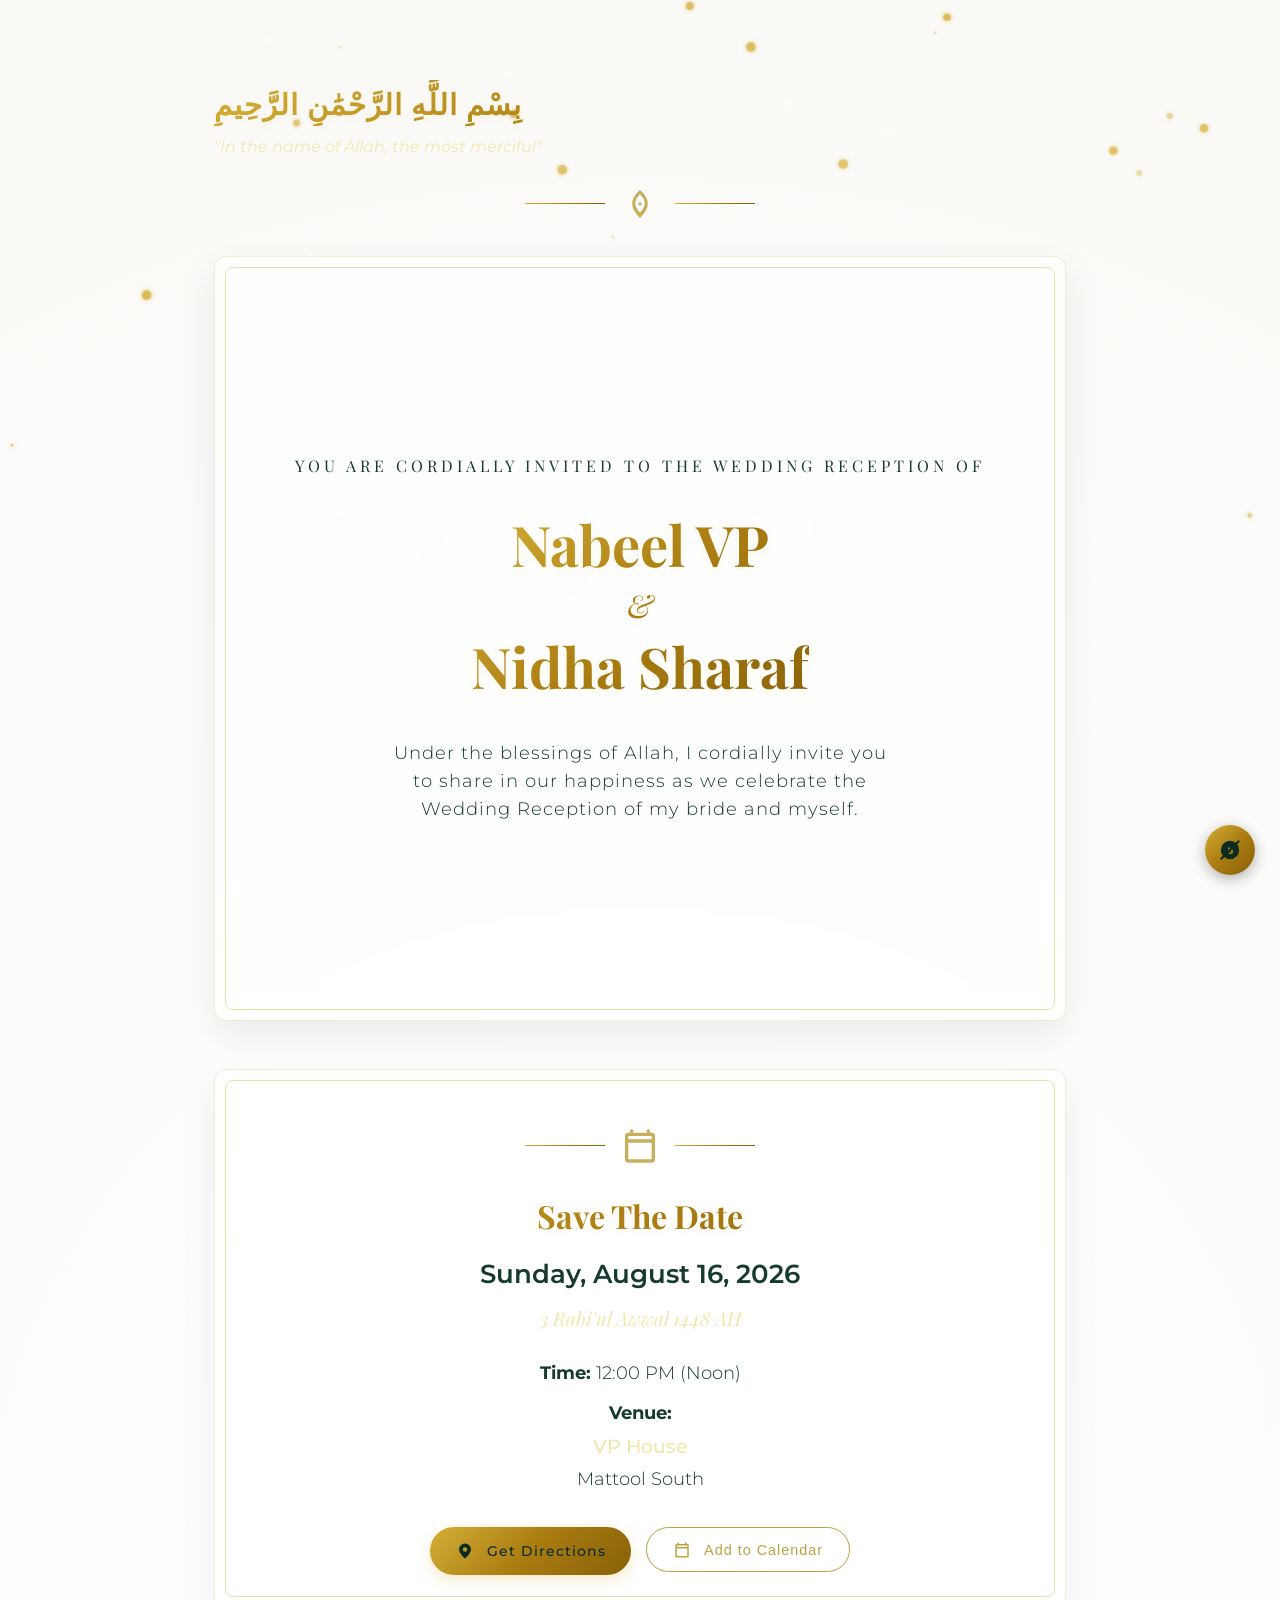
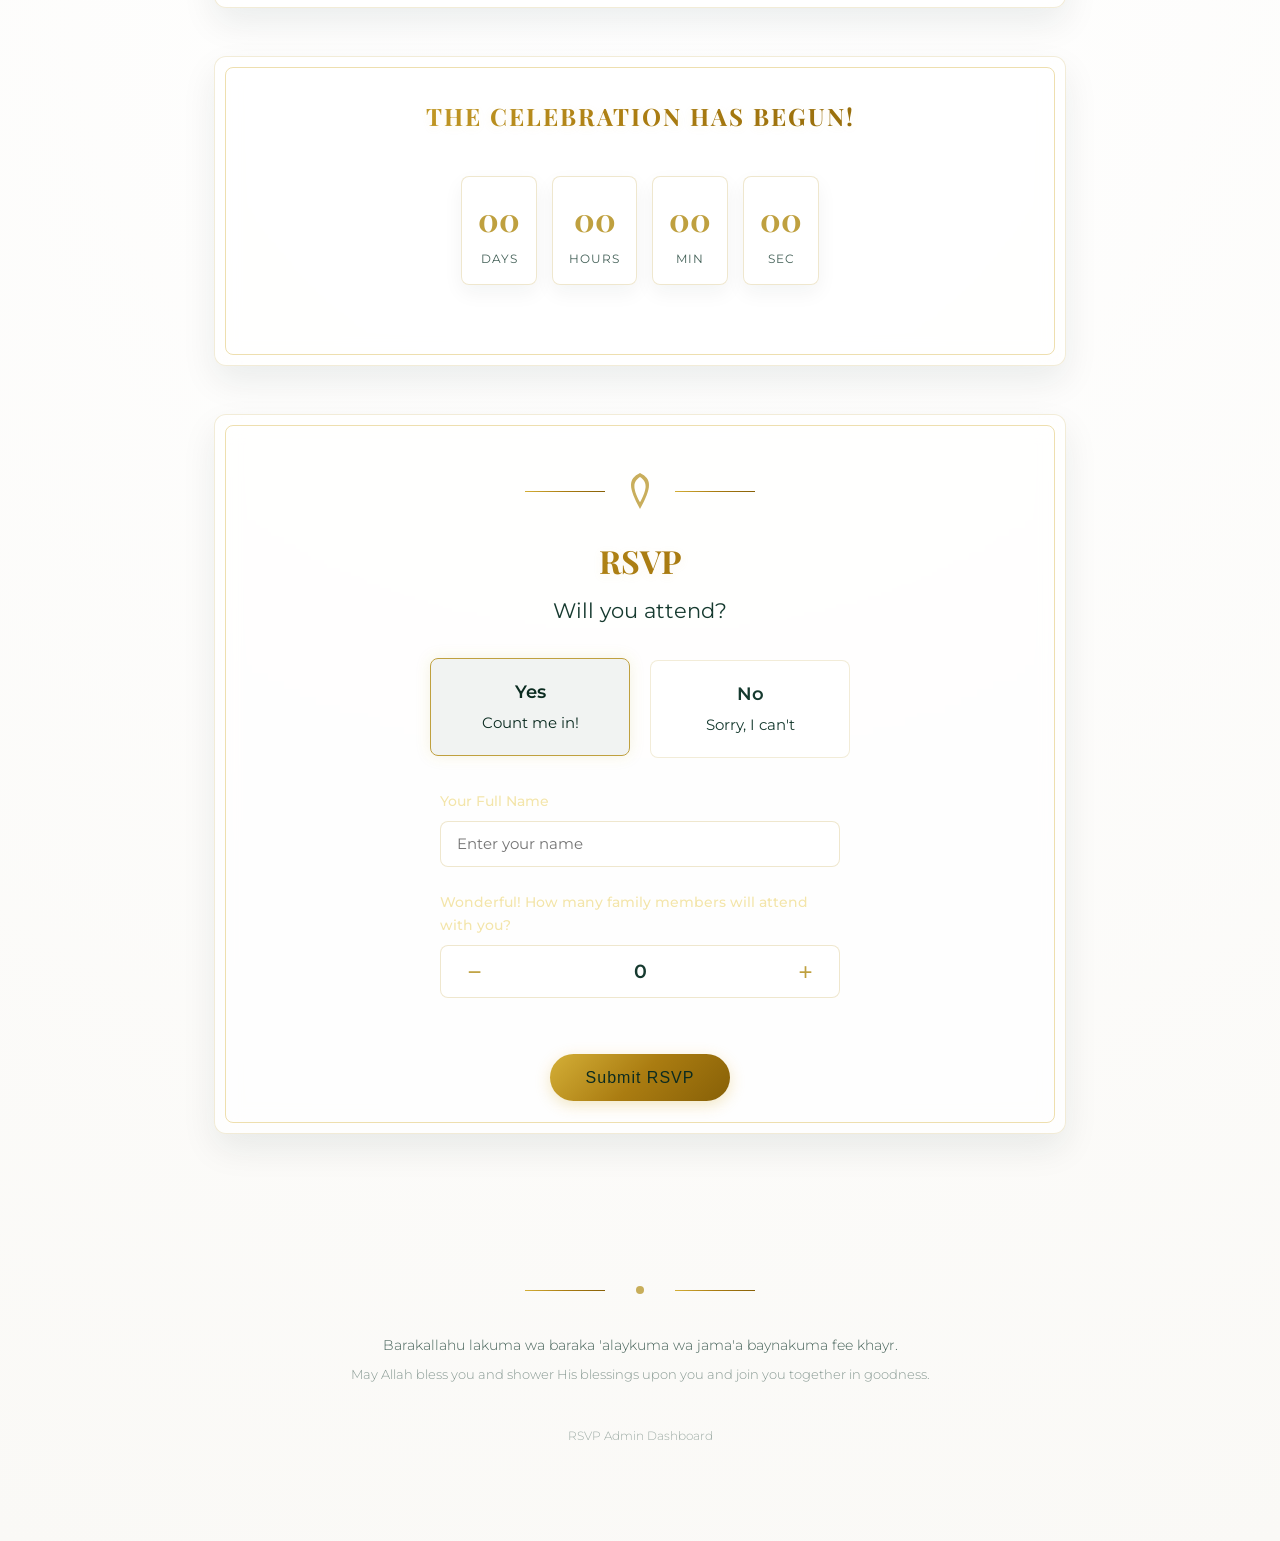
<file: index.html>
<!DOCTYPE html>
<html lang="en">
<head>
    <meta charset="UTF-8">
    <meta name="viewport" content="width=device-width, initial-scale=1.0">
    <title>Wedding Reception: Nabeel & Nidha</title>
    <link rel="stylesheet" href="styles.css">
</head>
<body>

    <!-- Canvas for floating gold dust and flower petals -->
    <canvas id="particles-canvas"></canvas>

    <!-- Main Container -->
    <div class="container">

        <!-- Opening Quote (Blessings) Section -->
        <header class="opening-quote reveal">
            <div class="arabic-bismillah font-arabic gold-text">بِسْمِ اللَّهِ الرَّحْمَٰنِ الرَّحِيمِ</div>
            <div class="quote-translation">"In the name of Allah, the most merciful"</div>
            <div class="islamic-divider">
                <!-- SVG Ornamental Divider -->
                <svg viewBox="0 0 100 100" width="30" height="30">
                    <path d="M 50,15 C 35,30 15,50 50,85 C 85,50 65,30 50,15 Z M 50,25 C 58,35 72,48 50,72 C 28,48 42,35 50,25 Z" />
                    <circle cx="50" cy="50" r="4" class="gold-text" />
                </svg>
            </div>
        </header>

        <!-- Hero Invitation Card -->
        <section class="hero card-frame reveal">
            <h2 class="hero-subtitle">You are cordially invited to the wedding reception of</h2>
            <h1 class="couple-names gold-text">
                Nabeel VP
                <span>&</span>
                Nidha Sharaf
            </h1>
            <p class="invitation-text">
                Under the blessings of Allah, I cordially invite you to share in our happiness as we celebrate the Wedding Reception of my bride and myself.
            </p>
        </section>

        <!-- Event Details Card -->
        <section class="details-section card-frame reveal">
            <div class="islamic-divider">
                <svg viewBox="0 0 24 24" width="30" height="30">
                    <path d="M19,4H18V3a1,1,0,0,0-2,0V4H8V3A1,1,0,0,0,6,3V4H5A2,2,0,0,0,3,6V20a2,2,0,0,0,2,2H19a2,2,0,0,0,2-2V6A2,2,0,0,0,19,4Zm0,16H5V10H19Zm0-12H5V6H19Z"/>
                </svg>
            </div>
            
            <h2 class="gold-text" style="font-size: 2rem; margin-bottom: 0.8rem;">Save The Date</h2>
            <div class="event-date">Sunday, August 16, 2026</div>
            <div class="hijri-date">3 Rabi'ul Awwal 1448 AH</div>
            
            <div class="event-time-venue">
                <p><strong>Time:</strong> 12:00 PM (Noon)</p>
                <p style="margin-top: 0.5rem;"><strong>Venue:</strong></p>
                <p style="font-size: 1.2rem; color: var(--gold-light); font-weight: 500;">VP House</p>
                <p>Mattool South</p>
            </div>

            <!-- Get Directions and Add to Calendar Buttons -->
            <div class="btn-group">
                <!-- Get Directions Google Maps Link -->
                <a href="https://www.google.com/maps/place/Matool,+Kerala+670302,+India/@11.966825,75.2889789,739m/data=!3m2!1e3!4b1!4m6!3m5!1s0x3ba4143228e42271:0xe4067110a53d77b!8m2!3d11.966825!4d75.2889789!16s%2Fg%2F11t7r2dx65!18m1!1e1?entry=ttu&g_ep=EgoyMDI2MDcxNC4wIKXMDSoASAFQAw%3D%3D" target="_blank" class="btn btn-gold">
                    <svg width="18" height="18" viewBox="0 0 24 24" fill="currentColor" style="margin-right: 5px;">
                        <path d="M12,2a8,8,0,0,0-8,8c0,5.25,8,12,8,12s8-6.75,8-12A8,8,0,0,0,12,2Zm0,11a3,3,0,1,1,3-3A3,3,0,0,1,12,13Z"/>
                    </svg>
                    Get Directions
                </a>

                <!-- Add to Calendar Dropdown Menu -->
                <div class="dropdown-container">
                    <button class="btn btn-outline" id="calendar-btn">
                        <svg width="18" height="18" viewBox="0 0 24 24" fill="currentColor" style="margin-right: 5px;">
                            <path d="M19,4H18V3a1,1,0,0,0-2,0V4H8V3A1,1,0,0,0,6,3V4H5A2,2,0,0,0,3,6V20a2,2,0,0,0,2,2H19a2,2,0,0,0,2-2V6A2,2,0,0,0,19,4Zm0,16H5V10H19Zm0-12H5V6H19Z"/>
                        </svg>
                        Add to Calendar
                    </button>
                    <div class="dropdown-menu" id="calendar-menu">
                        <a href="https://calendar.google.com/calendar/render?action=TEMPLATE&text=Wedding+Reception+of+Nabeel+%26+Nidha&dates=20260816T120000/20260816T160000&details=You+are+cordially+invited+to+the+wedding+reception+of+Nabeel+VP+%26+Nidha+Sharaf+at+VP+House%2C+Mattool+South.&location=VP+House%2C+Mattool+South" target="_blank">Google Calendar</a>
                        <a href="#" id="ical-link" download="nabeel_nidha_reception.ics">Apple / Outlook iCal</a>
                    </div>
                </div>
            </div>
        </section>

        <!-- Countdown Section -->
        <section class="countdown-section card-frame reveal">
            <h2 id="timer-title" class="gold-text" style="font-size: 1.5rem; margin-bottom: 1.5rem; letter-spacing: 2px; text-transform: uppercase;">
                Counting down to the big day
            </h2>
            <div class="countdown-container">
                <div class="countdown-box">
                    <div class="countdown-value" id="days">00</div>
                    <div class="countdown-label">Days</div>
                </div>
                <div class="countdown-box">
                    <div class="countdown-value" id="hours">00</div>
                    <div class="countdown-label">Hours</div>
                </div>
                <div class="countdown-box">
                    <div class="countdown-value" id="minutes">00</div>
                    <div class="countdown-label">Min</div>
                </div>
                <div class="countdown-box">
                    <div class="countdown-value" id="seconds">00</div>
                    <div class="countdown-label">Sec</div>
                </div>
            </div>
        </section>

        <!-- RSVP Form Card -->
        <section class="rsvp-section card-frame reveal" id="rsvp">
            <div class="islamic-divider">
                <svg viewBox="0 0 100 100" width="30" height="30">
                    <path d="M 50,5 C 20,20 20,40 50,95 C 80,40 80,20 50,5 Z M 50,15 C 65,25 72,38 50,78 C 28,38 35,25 50,15 Z" />
                </svg>
            </div>
            <h2 class="gold-text" style="font-size: 2rem; margin-bottom: 0.5rem;">RSVP</h2>
            <p class="rsvp-question">Will you attend?</p>

            <form id="rsvp-form">
                <!-- Guest Name -->
                <!-- Radio Options: Yes / No -->
                <div class="rsvp-options">
                    <label class="rsvp-radio-card">
                        <input type="radio" name="attend" id="attend-yes" value="yes" checked>
                        <span class="radio-card-content">
                            <span style="display: block; font-size: 1.1rem; font-weight: 600; margin-bottom: 5px;">Yes</span>
                            Count me in!
                        </span>
                    </label>
                    
                    <label class="rsvp-radio-card">
                        <input type="radio" name="attend" id="attend-no" value="no">
                        <span class="radio-card-content">
                            <span style="display: block; font-size: 1.1rem; font-weight: 600; margin-bottom: 5px;">No</span>
                            Sorry, I can't
                        </span>
                    </label>
                </div>

                <!-- Conditional Family Members input, shown if YES is selected -->
                <div id="family-count-section" class="conditional-section show">
                    <!-- Guest Name -->
                    <div class="form-group">
                        <label for="guest-name">Your Full Name</label>
                        <input type="text" id="guest-name" class="form-input" placeholder="Enter your name" required>
                    </div>

                    <div class="form-group">
                        <label>Wonderful! How many family members will attend with you?</label>
                        <div class="guest-counter">
                            <button id="btn-minus" class="counter-btn">&minus;</button>
                            <span id="family-count" class="counter-value">0</span>
                            <button id="btn-plus" class="counter-btn">&plus;</button>
                        </div>
                    </div>
                </div>

                <div style="margin-top: 2rem;">
                    <button type="submit" class="btn btn-gold" style="padding: 0.9rem 2.2rem; font-size: 1rem;">
                        Submit RSVP
                    </button>
                </div>
            </form>
        </section>

        <!-- Ambient Music Button -->
        <button id="music-toggle" class="music-toggle paused" aria-label="Toggle ambient background music">
            <svg viewBox="0 0 24 24">
                <path d="M12,2A10,10,0,1,0,22,12,10,10,0,0,0,12,2Zm1,14.5a2.5,2.5,0,0,1-3-2.45v-4.1a1,1,0,0,1,2,0v0.84a2.5,2.5,0,0,1,1,5.71Z"/>
                <path d="M12,15a1,1,0,1,1,1-1A1,1,0,0,1,12,15Z"/>
            </svg>
        </button>

        <!-- Footer -->
        <footer>
            <div class="islamic-divider" style="margin-bottom: 1.5rem;">
                <svg viewBox="0 0 100 100" width="20" height="20">
                    <circle cx="50" cy="50" r="10" />
                </svg>
            </div>
            <p style="margin-bottom: 0.5rem;">Barakallahu lakuma wa baraka 'alaykuma wa jama'a baynakuma fee khayr.</p>
            <p style="font-size: 0.8rem; opacity: 0.5;">May Allah bless you and shower His blessings upon you and join you together in goodness.</p>
            
            <!-- Hidden Admin / Designer dashboard link -->
            <p style="margin-top: 2.5rem; font-size: 0.75rem; opacity: 0.4;">
                <a href="admin.html" style="color: inherit; text-decoration: none;" target="_blank">RSVP Admin Dashboard</a>
            </p>
        </footer>

    </div>

    <script src="app.js"></script>
</body>
</html>
</file>
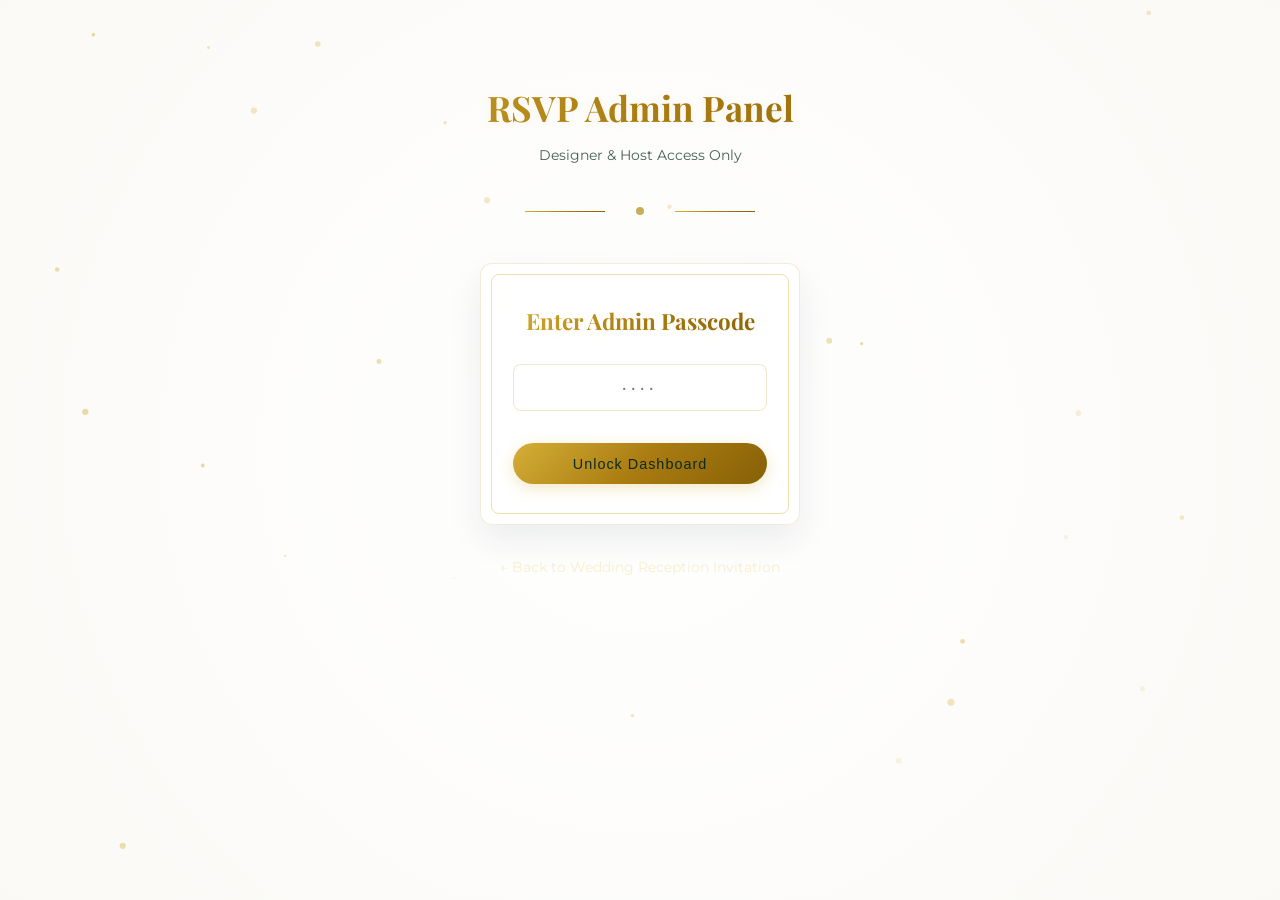
<file: admin.html>
<!DOCTYPE html>
<html lang="en">
<head>
    <meta charset="UTF-8">
    <meta name="viewport" content="width=device-width, initial-scale=1.0">
    <title>RSVP Admin Dashboard - Nabeel & Nidha</title>
    <link rel="stylesheet" href="styles.css">
    <style>
        /* Specific page override for dashboard layout */
        .admin-dashboard-wrapper {
            display: none; /* Shown after authentication */
            animation: fadeIn 0.8s ease-out;
        }
        
        .action-link {
            color: #ef4444;
            cursor: pointer;
            text-decoration: underline;
            font-size: 0.8rem;
            margin-left: 10px;
        }
        
        .action-link:hover {
            color: #f87171;
        }

        .btn-sm {
            padding: 0.4rem 0.8rem;
            font-size: 0.75rem;
            border-radius: 4px;
        }
        
        .btn-danger {
            background: #ef4444;
            color: #fff;
            border: none;
        }
        
        .btn-danger:hover {
            background: #dc2626;
        }
    </style>
</head>
<body>

    <canvas id="particles-canvas"></canvas>

    <div class="container">
        
        <!-- Opening Quote (Blessings) Section -->
        <header class="opening-quote">
            <h1 class="gold-text" style="font-size: 2.2rem; text-align: center;">RSVP Admin Panel</h1>
            <p style="text-align: center; font-size: 0.9rem; opacity: 0.8; margin-top: 0.5rem;">
                Designer & Host Access Only
            </p>
            <div class="islamic-divider">
                <svg viewBox="0 0 100 100" width="30" height="30">
                    <circle cx="50" cy="50" r="10" />
                </svg>
            </div>
        </header>

        <!-- Passcode Authentication Card -->
        <section id="auth-section" class="card-frame admin-login">
            <h2 class="gold-text" style="font-size: 1.4rem; margin-bottom: 1.5rem;">Enter Admin Passcode</h2>
            <div class="form-group">
                <input type="password" id="passcode-input" class="form-input" style="text-align: center; letter-spacing: 5px;" placeholder="••••" maxlength="6">
                <p id="auth-error" style="color: #f87171; font-size: 0.8rem; margin-top: 5px; display: none;">Invalid passcode. Try again.</p>
            </div>
            <button id="auth-btn" class="btn btn-gold" style="width: 100%; margin-top: 0.5rem;">
                Unlock Dashboard
            </button>
        </section>

        <!-- Admin Dashboard Content -->
        <section id="dashboard-section" class="card-frame admin-card admin-dashboard-wrapper">
            <div class="admin-header-row">
                <div>
                    <h2 class="gold-text" style="font-size: 1.8rem;">RSVP Summary</h2>
                    <p style="font-size: 0.85rem; opacity: 0.7; margin-top: 2px;">Real-time Guest Tracker</p>
                </div>
                <div class="btn-group" style="margin-top: 0;">
                    <button id="export-btn" class="btn btn-sm btn-gold">
                        Export CSV
                    </button>
                    <button id="clear-btn" class="btn btn-sm btn-outline btn-danger">
                        Clear All
                    </button>
                </div>
            </div>

            <!-- Summary Stats Counters -->
            <div style="display: flex; gap: 15px; flex-wrap: wrap; margin-bottom: 2rem;">
                <div class="admin-stat">
                    <div class="admin-stat-num" id="stat-total-rsvp">0</div>
                    <div class="admin-stat-lbl">Responses</div>
                </div>
                <div class="admin-stat">
                    <div class="admin-stat-num" id="stat-total-guests">0</div>
                    <div class="admin-stat-lbl">Attending Guests</div>
                </div>
                <div class="admin-stat">
                    <div class="admin-stat-num" id="stat-total-declined">0</div>
                    <div class="admin-stat-lbl">Declined</div>
                </div>
            </div>

            <!-- List of RSVP Submissions -->
            <h3 class="gold-text" style="font-size: 1.2rem; margin-bottom: 0.8rem;">Guest Responses Details</h3>
            <div class="table-responsive">
                <table class="rsvp-table">
                    <thead>
                        <tr>
                            <th>Guest Name</th>
                            <th>Attending?</th>
                            <th>Family Members</th>
                            <th>Total Guests</th>
                            <th>Date</th>
                            <th>Action</th>
                        </tr>
                    </thead>
                    <tbody id="rsvp-table-body">
                        <!-- Populated dynamically via JS -->
                        <tr>
                            <td colspan="6" style="text-align: center; opacity: 0.5; padding: 2rem;">No RSVPs received yet.</td>
                        </tr>
                    </tbody>
                </table>
            </div>

            <!-- Designer Helper to add Mock RSVP for testing -->
            <div style="margin-top: 2.5rem; padding-top: 1.5rem; border-top: 1px solid rgba(212, 175, 55, 0.15); text-align: center;">
                <p style="font-size: 0.8rem; opacity: 0.6; margin-bottom: 1rem;">Designer testing shortcuts:</p>
                <button id="add-mock-btn" class="btn btn-outline" style="font-size: 0.75rem; padding: 0.5rem 1rem;">
                    Add Mock Attending RSVP
                </button>
            </div>
        </section>

        <!-- Back to Invitation -->
        <p style="text-align: center; font-size: 0.85rem; opacity: 0.6; margin: 2rem 0;">
            <a href="index.html" style="color: var(--gold-light); text-decoration: none;">&larr; Back to Wedding Reception Invitation</a>
        </p>

    </div>

    <!-- Script specifically for the admin functions -->
    <script>
        const passcode = '1234'; // Same as configured in app.js
        const authSection = document.getElementById('auth-section');
        const dashboardSection = document.getElementById('dashboard-section');
        const passcodeInput = document.getElementById('passcode-input');
        const authBtn = document.getElementById('auth-btn');
        const authError = document.getElementById('auth-error');

        // Check if passcode entered is valid
        function authenticate() {
            if (passcodeInput.value === passcode) {
                authSection.style.display = 'none';
                dashboardSection.style.display = 'block';
                loadDashboardData();
            } else {
                authError.style.display = 'block';
                passcodeInput.value = '';
                passcodeInput.focus();
            }
        }

        authBtn.addEventListener('click', authenticate);
        passcodeInput.addEventListener('keypress', (e) => {
            if (e.key === 'Enter') authenticate();
        });

        // Load RSVPs from localStorage and compute values
        function loadDashboardData() {
            const rsvps = JSON.parse(localStorage.getItem('wedding_rsvps')) || [];
            const tableBody = document.getElementById('rsvp-table-body');
            
            // Stats calculations
            const totalRsvp = rsvps.length;
            const totalAttending = rsvps.reduce((acc, curr) => acc + (curr.totalGuests || 0), 0);
            const totalDeclined = rsvps.filter(r => r.attending === 'No').length;

            document.getElementById('stat-total-rsvp').innerText = totalRsvp;
            document.getElementById('stat-total-guests').innerText = totalAttending;
            document.getElementById('stat-total-declined').innerText = totalDeclined;

            if (rsvps.length === 0) {
                tableBody.innerHTML = `
                    <tr>
                        <td colspan="6" style="text-align: center; opacity: 0.5; padding: 2rem;">No RSVPs received yet.</td>
                    </tr>
                `;
                return;
            }

            tableBody.innerHTML = '';
            // Sort: newest first
            rsvps.reverse().forEach((rsvp) => {
                const tr = document.createElement('tr');
                
                const isAttending = rsvp.attending === 'Yes';
                const badgeClass = isAttending ? 'badge-yes' : 'badge-no';
                const badgeText = isAttending ? 'Yes' : 'No';

                tr.innerHTML = `
                    <td style="font-weight: 500;">${rsvp.name}</td>
                    <td><span class="badge ${badgeClass}">${badgeText}</span></td>
                    <td>${rsvp.familyCount || 0}</td>
                    <td style="font-weight: 600; color: var(--gold-light);">${rsvp.totalGuests || 0}</td>
                    <td>${rsvp.date || 'N/A'}</td>
                    <td>
                        <span class="action-link" onclick="deleteRsvp(${rsvp.id})">Delete</span>
                    </td>
                `;
                tableBody.appendChild(tr);
            });
        }

        // Delete individual RSVP entry
        window.deleteRsvp = function(id) {
            if (confirm('Are you sure you want to delete this guest response?')) {
                let rsvps = JSON.parse(localStorage.getItem('wedding_rsvps')) || [];
                rsvps = rsvps.filter(r => r.id !== id);
                localStorage.setItem('wedding_rsvps', JSON.stringify(rsvps));
                loadDashboardData();
            }
        };

        // Clear all RSVPs
        document.getElementById('clear-btn').addEventListener('click', () => {
            if (confirm('WARNING: Are you sure you want to delete ALL RSVP responses? This action cannot be undone.')) {
                localStorage.removeItem('wedding_rsvps');
                loadDashboardData();
            }
        });

        // Add Mock RSVP for Testing
        document.getElementById('add-mock-btn').addEventListener('click', () => {
            const mockNames = ['Jaleel Ahmed', 'Fathima Rahman', 'Zayd VP', 'Aisha Siddiqa', 'Riyaz Kunhi'];
            const randomName = mockNames[Math.floor(Math.random() * mockNames.length)] + ' ' + (Math.floor(Math.random()*90) + 10);
            const familyCount = Math.floor(Math.random() * 4); // 0 to 3
            
            const mockRsvp = {
                id: Date.now(),
                name: randomName,
                attending: 'Yes',
                familyCount: familyCount,
                totalGuests: familyCount + 1,
                date: new Date().toLocaleDateString()
            };

            let rsvps = JSON.parse(localStorage.getItem('wedding_rsvps')) || [];
            rsvps.push(mockRsvp);
            localStorage.setItem('wedding_rsvps', JSON.stringify(rsvps));
            loadDashboardData();
        });

        // Export data to CSV
        document.getElementById('export-btn').addEventListener('click', () => {
            const rsvps = JSON.parse(localStorage.getItem('wedding_rsvps')) || [];
            if (rsvps.length === 0) {
                alert('No RSVP data to export.');
                return;
            }

            let csvContent = "data:text/csv;charset=utf-8,";
            csvContent += "Guest Name,Attending,Family Members,Total Attending Count,Submission Date\n";

            rsvps.forEach(r => {
                const row = `"${r.name}","${r.attending}",${r.familyCount},${r.totalGuests},"${r.date}"`;
                csvContent += row + "\n";
            });

            const encodedUri = encodeURI(csvContent);
            const link = document.createElement("a");
            link.setAttribute("href", encodedUri);
            link.setAttribute("download", "nabeel_nidha_reception_rsvps.csv");
            document.body.appendChild(link);
            link.click();
            document.body.removeChild(link);
        });

        // Add particle effects to admin page background as well
        // (Applies app.js particle logic locally for dashboard)
        const canvas = document.getElementById('particles-canvas');
        if (canvas) {
            const ctx = canvas.getContext('2d');
            let particles = [];
            
            function resizeCanvas() {
                canvas.width = window.innerWidth;
                canvas.height = window.innerHeight;
            }
            window.addEventListener('resize', resizeCanvas);
            resizeCanvas();

            class DustParticle {
                constructor() {
                    this.x = Math.random() * canvas.width;
                    this.y = Math.random() * canvas.height;
                    this.size = Math.random() * 3 + 1;
                    this.speedY = Math.random() * 0.5 + 0.2;
                    this.speedX = Math.random() * 0.8 - 0.4;
                    this.color = `rgba(212, 175, 55, ${Math.random() * 0.4 + 0.1})`;
                }
                update() {
                    this.y += this.speedY;
                    this.x += this.speedX;
                    if (this.y > canvas.height) {
                        this.y = -10;
                        this.x = Math.random() * canvas.width;
                    }
                }
                draw() {
                    ctx.beginPath();
                    ctx.arc(this.x, this.y, this.size, 0, Math.PI * 2);
                    ctx.fillStyle = this.color;
                    ctx.fill();
                }
            }

            for(let i=0; i<30; i++) particles.push(new DustParticle());

            function animate() {
                ctx.clearRect(0,0,canvas.width,canvas.height);
                particles.forEach(p => { p.update(); p.draw(); });
                requestAnimationFrame(animate);
            }
            animate();
        }
    </script>
</body>
</html>
</file>
<file: styles.css>
/* Google Fonts: Playfair Display (Serif) & Montserrat (Sans-serif) */
@import url('https://fonts.googleapis.com/css2?family=Montserrat:wght@300;400;500;600&family=Playfair+Display:ital,wght@0,400;0,600;0,700;1,400&display=swap');

:root {
    --bg-color: #faf9f6; /* Ivory/Alabaster Off-white */
    --emerald-dark: #0b2b20;
    --emerald-mid: #123e30;
    --emerald-light: #e8eee9; /* Soft light sage for hovers */
    --gold-primary: #bfa03f; /* Slightly deeper gold for high contrast on light backgrounds */
    --gold-light: #f3e5ab;
    --gold-dark: #876007;
    --gold-gradient: linear-gradient(135deg, #d4af37 0%, #aa7c11 50%, #876007 100%);
    --white-soft: #163a2f; /* Map soft text color to deep forest green for high contrast readability */
    --glass-bg: rgba(255, 255, 255, 0.75); /* White glassmorphism card */
    --glass-border: rgba(191, 160, 63, 0.2);
    --shadow-premium: 0 15px 35px rgba(11, 43, 32, 0.08); /* Very soft premium shadow */
    --transition-smooth: all 0.5s cubic-bezier(0.4, 0, 0.2, 1);
}

* {
    margin: 0;
    padding: 0;
    box-sizing: border-box;
}

html {
    scroll-behavior: smooth;
    font-family: 'Montserrat', sans-serif;
    color: var(--white-soft);
    background-color: var(--bg-color);
    overflow-x: hidden;
}

body {
    background: radial-gradient(circle at center, #ffffff 0%, var(--bg-color) 100%);
    min-height: 100vh;
    line-height: 1.6;
    position: relative;
}

/* Background Animated Particles Container */
#particles-canvas {
    position: fixed;
    top: 0;
    left: 0;
    width: 100%;
    height: 100%;
    z-index: 1;
    pointer-events: none;
}

/* Base Layout & Typography */
h1, h2, h3, .font-arabic {
    font-family: 'Playfair Display', serif;
}

.gold-text {
    background: var(--gold-gradient);
    -webkit-background-clip: text;
    -webkit-text-fill-color: transparent;
    color: var(--gold-primary);
    text-shadow: 0 2px 10px rgba(212, 175, 55, 0.1);
}

.container {
    max-width: 900px;
    margin: 0 auto;
    padding: 2rem 1.5rem;
    position: relative;
    z-index: 2;
}

/* Frame Layout & Card Styling */
.card-frame {
    border: 2px solid var(--gold-primary);
    padding: 2.5rem 2rem;
    position: relative;
    border-radius: 12px;
    background: var(--glass-bg);
    backdrop-filter: blur(12px);
    -webkit-backdrop-filter: blur(12px);
    border: 1px solid var(--glass-border);
    box-shadow: var(--shadow-premium);
    margin-bottom: 3rem;
    text-align: center;
    transition: var(--transition-smooth);
}

.card-frame::before {
    content: '';
    position: absolute;
    top: 10px;
    bottom: 10px;
    left: 10px;
    right: 10px;
    border: 1px solid rgba(212, 175, 55, 0.4);
    border-radius: 8px;
    pointer-events: none;
}

/* Islamic Geometric Ornaments */
.islamic-divider {
    display: flex;
    justify-content: center;
    align-items: center;
    margin: 1.5rem 0;
    gap: 15px;
}

.islamic-divider svg {
    fill: var(--gold-primary);
    width: 40px;
    height: 40px;
    opacity: 0.85;
}

.islamic-divider::before,
.islamic-divider::after {
    content: '';
    height: 1px;
    width: 80px;
    background: var(--gold-gradient);
}

/* Opening Quote Section */
.opening-quote {
    padding-top: 3rem;
    margin-bottom: 2rem;
    animation: fadeInDown 1.5s ease-out;
}

.arabic-bismillah {
    font-size: 1.8rem;
    font-weight: 600;
    margin-bottom: 0.5rem;
    letter-spacing: 1px;
}

.quote-translation {
    font-style: italic;
    font-size: 1rem;
    color: var(--gold-light);
    opacity: 0.9;
}

/* Hero Section */
.hero {
    min-height: 85vh;
    display: flex;
    flex-direction: column;
    justify-content: center;
    align-items: center;
    text-align: center;
    padding: 2rem 1rem;
    animation: fadeIn 2s ease-out;
}

.hero-subtitle {
    font-size: 1rem;
    text-transform: uppercase;
    letter-spacing: 4px;
    color: var(--white-soft);
    margin-bottom: 1rem;
    font-weight: 300;
}

.couple-names {
    font-size: 3.5rem;
    font-weight: 700;
    line-height: 1.2;
    margin: 1rem 0;
}

.couple-names span {
    display: block;
    font-family: 'Playfair Display', serif;
    font-style: italic;
    font-size: 2rem;
    font-weight: 300;
    margin: 0.5rem 0;
}

.invitation-text {
    font-size: 1.1rem;
    font-weight: 300;
    margin-top: 1.5rem;
    letter-spacing: 1px;
    max-width: 500px;
}

/* Countdown Timer */
.countdown-container {
    display: flex;
    justify-content: center;
    gap: 15px;
    margin: 2.5rem 0;
}

.countdown-box {
    background: rgba(255, 255, 255, 0.85);
    border: 1px solid rgba(191, 160, 63, 0.25);
    border-radius: 8px;
    padding: 1rem;
    min-width: 75px;
    box-shadow: 0 8px 20px rgba(11, 43, 32, 0.05);
}

.countdown-value {
    font-size: 2rem;
    font-weight: 700;
    font-family: 'Playfair Display', serif;
    color: var(--gold-primary);
}

.countdown-label {
    font-size: 0.75rem;
    text-transform: uppercase;
    letter-spacing: 1px;
    margin-top: 5px;
    opacity: 0.8;
}

/* Event Details & Islamic Date */
.details-section {
    padding: 2rem 0;
}

.event-date {
    font-size: 1.6rem;
    font-weight: 600;
    margin-bottom: 0.5rem;
}

.hijri-date {
    font-family: 'Playfair Display', serif;
    font-style: italic;
    font-size: 1.2rem;
    color: var(--gold-light);
    margin-bottom: 1.5rem;
}

.event-time-venue {
    font-size: 1.1rem;
    font-weight: 300;
    line-height: 1.8;
}

/* Buttons and Action Links */
.btn-group {
    display: flex;
    flex-wrap: wrap;
    justify-content: center;
    gap: 15px;
    margin-top: 2rem;
}

.btn {
    display: inline-flex;
    align-items: center;
    justify-content: center;
    gap: 8px;
    padding: 0.8rem 1.6rem;
    border-radius: 30px;
    font-weight: 500;
    text-decoration: none;
    font-size: 0.9rem;
    letter-spacing: 1px;
    cursor: pointer;
    transition: var(--transition-smooth);
}

.btn-gold {
    background: var(--gold-gradient);
    color: var(--emerald-dark);
    border: none;
    box-shadow: 0 4px 15px rgba(212, 175, 55, 0.3);
}

.btn-gold:hover {
    transform: translateY(-3px);
    box-shadow: 0 8px 25px rgba(212, 175, 55, 0.5);
    filter: brightness(1.15);
}

.btn-outline {
    background: transparent;
    color: var(--gold-primary);
    border: 1px solid var(--gold-primary);
}

.btn-outline:hover {
    background: rgba(212, 175, 55, 0.1);
    transform: translateY(-3px);
    box-shadow: 0 8px 20px rgba(0,0,0,0.3);
}

/* Calendar Modal or Popover Options */
.dropdown-menu {
    position: absolute;
    background: #ffffff;
    border: 1px solid var(--gold-primary);
    border-radius: 8px;
    box-shadow: var(--shadow-premium);
    padding: 0.5rem 0;
    z-index: 100;
    display: none;
    min-width: 180px;
    text-align: left;
    margin-top: 5px;
}

.dropdown-menu a {
    display: block;
    padding: 0.6rem 1.2rem;
    color: var(--white-soft);
    text-decoration: none;
    font-size: 0.85rem;
    transition: var(--transition-smooth);
}

.dropdown-menu a:hover {
    background: var(--emerald-light);
    color: var(--emerald-dark);
}

.dropdown-container {
    position: relative;
    display: inline-block;
}

/* RSVP Form Section */
.rsvp-section {
    padding: 2rem 0;
}

.rsvp-question {
    font-size: 1.3rem;
    margin-bottom: 2rem;
    font-weight: 400;
}

.rsvp-options {
    display: flex;
    justify-content: center;
    gap: 20px;
    margin-bottom: 2rem;
}

.rsvp-radio-card {
    position: relative;
    cursor: pointer;
    flex: 1;
    max-width: 200px;
}

.rsvp-radio-card input {
    position: absolute;
    opacity: 0;
    width: 0;
    height: 0;
}

.radio-card-content {
    background: rgba(255, 255, 255, 0.7);
    border: 1px solid rgba(191, 160, 63, 0.2);
    padding: 1.2rem 1rem;
    border-radius: 8px;
    font-size: 0.95rem;
    transition: var(--transition-smooth);
    display: block;
}

.rsvp-radio-card input:checked + .radio-card-content {
    border-color: var(--gold-primary);
    background: rgba(18, 62, 48, 0.06);
    box-shadow: 0 0 15px rgba(191, 160, 63, 0.15);
    color: var(--emerald-dark);
    transform: translateY(-2px);
}

/* Hidden conditional blocks */
.conditional-section {
    max-height: 0;
    opacity: 0;
    overflow: hidden;
    transition: all 0.6s cubic-bezier(0.4, 0, 0.2, 1);
    margin-top: 0;
}

.conditional-section.show {
    max-height: 500px;
    opacity: 1;
    margin-top: 2rem;
}

.form-group {
    text-align: left;
    margin-bottom: 1.5rem;
    max-width: 400px;
    margin-left: auto;
    margin-right: auto;
}

.form-group label {
    display: block;
    font-size: 0.9rem;
    margin-bottom: 0.5rem;
    color: var(--gold-light);
    font-weight: 500;
}

.form-input {
    width: 100%;
    padding: 0.8rem 1rem;
    background: rgba(255, 255, 255, 0.9);
    border: 1px solid rgba(191, 160, 63, 0.25);
    border-radius: 8px;
    color: var(--white-soft);
    font-family: inherit;
    font-size: 0.95rem;
    transition: var(--transition-smooth);
}

.form-input:focus {
    outline: none;
    border-color: var(--gold-primary);
    box-shadow: 0 0 10px rgba(191, 160, 63, 0.2);
}

.guest-counter {
    display: flex;
    align-items: center;
    justify-content: space-between;
    background: rgba(255, 255, 255, 0.9);
    border: 1px solid rgba(191, 160, 63, 0.25);
    border-radius: 8px;
    padding: 0.5rem 1rem;
}

.counter-btn {
    background: none;
    border: none;
    color: var(--gold-primary);
    font-size: 1.5rem;
    cursor: pointer;
    width: 35px;
    height: 35px;
    border-radius: 50%;
    display: flex;
    align-items: center;
    justify-content: center;
    transition: var(--transition-smooth);
}

.counter-btn:hover {
    background: rgba(212, 175, 55, 0.15);
}

.counter-value {
    font-size: 1.2rem;
    font-weight: 600;
    min-width: 40px;
    text-align: center;
}

/* Admin Dashboard Styling */
.admin-card {
    text-align: left;
}

.admin-login {
    max-width: 320px;
    margin: 2rem auto;
    text-align: center;
}

.admin-dashboard-content {
    display: none;
    margin-top: 1.5rem;
}

.admin-header-row {
    display: flex;
    justify-content: space-between;
    align-items: center;
    border-bottom: 1px solid rgba(212, 175, 55, 0.3);
    padding-bottom: 1rem;
    margin-bottom: 1.5rem;
    flex-wrap: wrap;
    gap: 15px;
}

.admin-stat {
    background: rgba(255, 255, 255, 0.85);
    border: 1px solid rgba(191, 160, 63, 0.2);
    border-radius: 8px;
    padding: 1rem;
    text-align: center;
    flex: 1;
    min-width: 140px;
    box-shadow: 0 4px 10px rgba(0,0,0,0.05);
}

.admin-stat-num {
    font-size: 2.2rem;
    font-weight: 700;
    color: var(--gold-primary);
    font-family: 'Playfair Display', serif;
}

.admin-stat-lbl {
    font-size: 0.75rem;
    text-transform: uppercase;
    letter-spacing: 1px;
    opacity: 0.8;
    margin-top: 3px;
}

.table-responsive {
    overflow-x: auto;
    margin-top: 1.5rem;
    border-radius: 8px;
    border: 1px solid rgba(212, 175, 55, 0.2);
}

.rsvp-table {
    width: 100%;
    border-collapse: collapse;
    font-size: 0.85rem;
    background: rgba(255, 255, 255, 0.6);
}

.rsvp-table th {
    background: rgba(18, 62, 48, 0.9);
    color: var(--gold-light);
    font-family: 'Playfair Display', serif;
    font-weight: 600;
    text-align: left;
    padding: 1rem;
    border-bottom: 1px solid rgba(191, 160, 63, 0.3);
}

.rsvp-table td {
    padding: 1rem;
    border-bottom: 1px solid rgba(191, 160, 63, 0.1);
    color: var(--white-soft);
}

.rsvp-table tr:hover {
    background: rgba(18, 62, 48, 0.05);
}

.badge {
    padding: 0.3rem 0.6rem;
    border-radius: 12px;
    font-size: 0.75rem;
    font-weight: 600;
    text-transform: uppercase;
    display: inline-block;
}

.badge-yes {
    background: rgba(22, 163, 74, 0.2);
    color: #4ade80;
    border: 1px solid rgba(74, 222, 128, 0.4);
}

.badge-no {
    background: rgba(220, 38, 38, 0.2);
    color: #f87171;
    border: 1px solid rgba(248, 113, 113, 0.4);
}

/* Audio Player Toggle */
.music-toggle {
    position: fixed;
    bottom: 25px;
    right: 25px;
    background: var(--gold-gradient);
    border: none;
    width: 50px;
    height: 50px;
    border-radius: 50%;
    display: flex;
    align-items: center;
    justify-content: center;
    cursor: pointer;
    box-shadow: 0 4px 15px rgba(0,0,0,0.3);
    z-index: 999;
    transition: var(--transition-smooth);
}

.music-toggle:hover {
    transform: scale(1.1) rotate(5deg);
}

.music-toggle svg {
    fill: var(--emerald-dark);
    width: 22px;
    height: 22px;
}

.music-toggle.paused::after {
    content: '';
    position: absolute;
    width: 2px;
    height: 26px;
    background: var(--emerald-dark);
    transform: rotate(45deg);
}

/* Footer Section */
footer {
    text-align: center;
    padding: 4rem 1.5rem;
    position: relative;
    z-index: 2;
}

footer p {
    font-weight: 300;
    font-size: 0.9rem;
    opacity: 0.8;
}

/* Smooth Scrolling Fade-in On Scroll Class */
.reveal {
    opacity: 0;
    transform: translateY(30px);
    transition: opacity 0.8s ease-out, transform 0.8s ease-out;
}

.reveal.active {
    opacity: 1;
    transform: translateY(0);
}

/* Keyframe Animations */
@keyframes fadeIn {
    from { opacity: 0; }
    to { opacity: 1; }
}

@keyframes fadeInDown {
    from {
        opacity: 0;
        transform: translateY(-20px);
    }
    to {
        opacity: 1;
        transform: translateY(0);
    }
}

@keyframes pulse-slow {
    0%, 100% { transform: scale(1); }
    50% { transform: scale(1.05); }
}

/* Responsive adjustments */
@media (max-width: 600px) {
    .couple-names {
        font-size: 2.5rem;
    }
    
    .couple-names span {
        font-size: 1.5rem;
    }
    
    .countdown-container {
        gap: 8px;
    }
    
    .countdown-box {
        min-width: 60px;
        padding: 0.8rem 0.5rem;
    }
    
    .countdown-value {
        font-size: 1.5rem;
    }
    
    .card-frame {
        padding: 1.8rem 1.2rem;
    }
    
    .btn-group {
        flex-direction: column;
        width: 100%;
        max-width: 280px;
        margin-left: auto;
        margin-right: auto;
    }
    
    .btn {
        width: 100%;
    }
    
    .music-toggle {
        bottom: 15px;
        right: 15px;
        width: 44px;
        height: 44px;
    }
}
</file>
